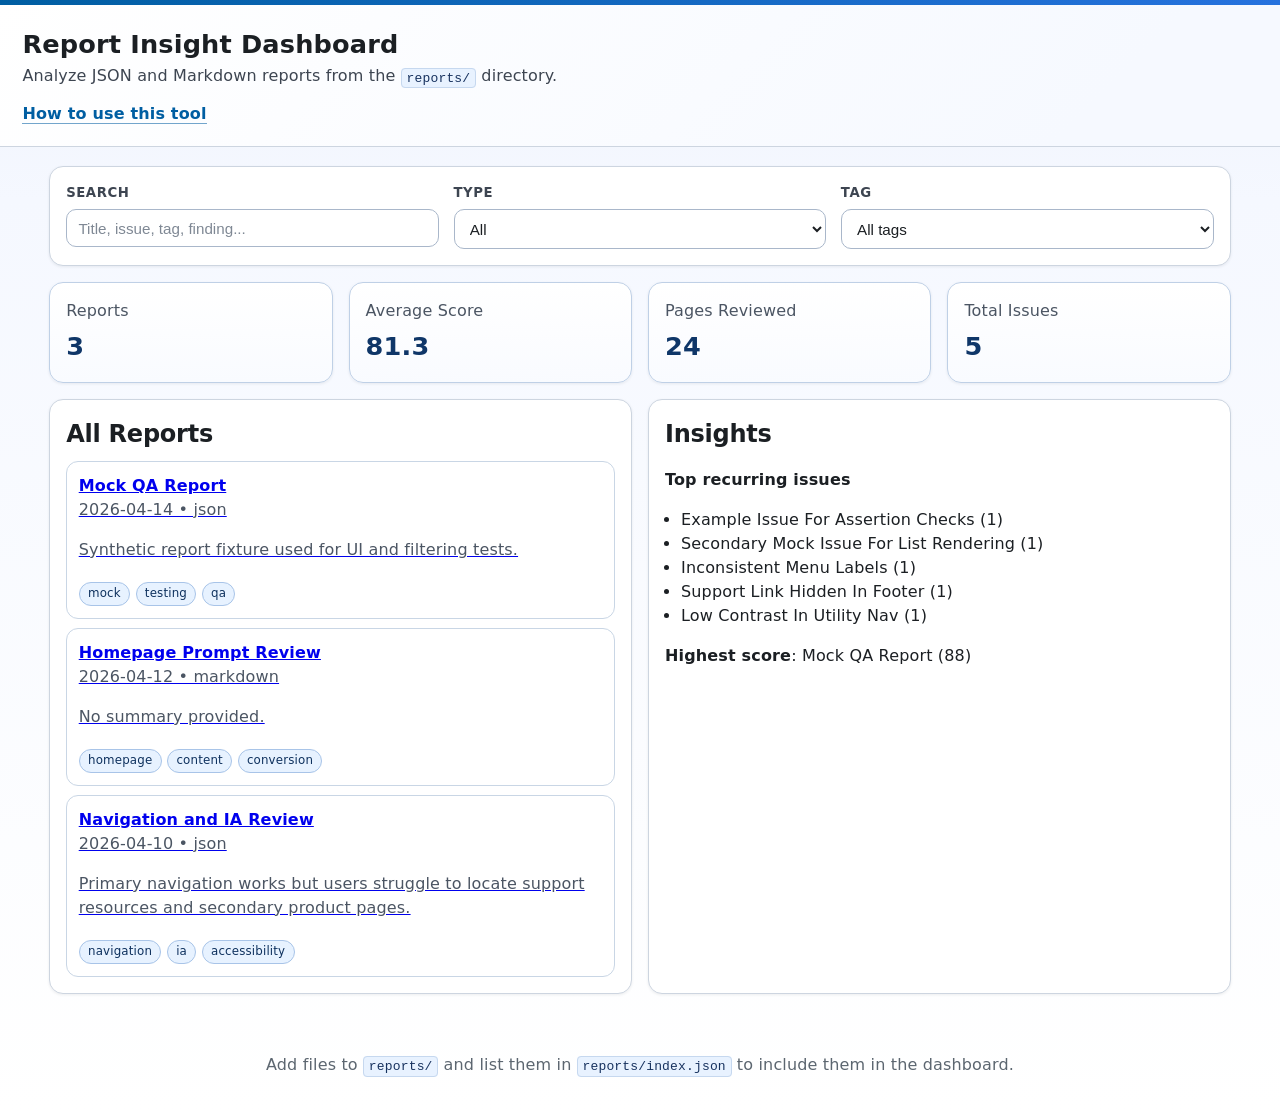
<file: index.html>
<!doctype html>
<html lang="en">
  <head>
    <meta charset="UTF-8" />
    <meta name="viewport" content="width=device-width, initial-scale=1.0" />
    <title>Report Insight Dashboard</title>
    <link rel="stylesheet" href="styles.css" />
  </head>
  <body>
    <header class="topbar">
      <h1>Report Insight Dashboard</h1>
      <p>Analyze JSON and Markdown reports from the <code>reports/</code> directory.</p>
      <nav class="topnav"><a href="how-to.html">How to use this tool</a></nav>
    </header>

    <main>
      <section class="panel controls">
        <div>
          <label for="search">Search</label>
          <input id="search" type="text" placeholder="Title, issue, tag, finding..." />
        </div>
        <div>
          <label for="typeFilter">Type</label>
          <select id="typeFilter">
            <option value="all">All</option>
            <option value="json">JSON</option>
            <option value="markdown">Markdown</option>
          </select>
        </div>
        <div>
          <label for="tagFilter">Tag</label>
          <select id="tagFilter">
            <option value="all">All tags</option>
          </select>
        </div>
      </section>

      <section class="grid metrics" id="metrics"></section>

      <section class="grid details">
        <article class="panel" id="recentPanel">
          <h2>All Reports</h2>
          <ul id="reportList" class="report-list"></ul>
        </article>

        <article class="panel" id="insightPanel">
          <h2>Insights</h2>
          <div id="insights"></div>
        </article>
      </section>
    </main>

    <footer>
      <p>
        Add files to <code>reports/</code> and list them in
        <code>reports/index.json</code> to include them in the dashboard.
      </p>
    </footer>

    <script src="app.js"></script>
  </body>
</html>
</file>
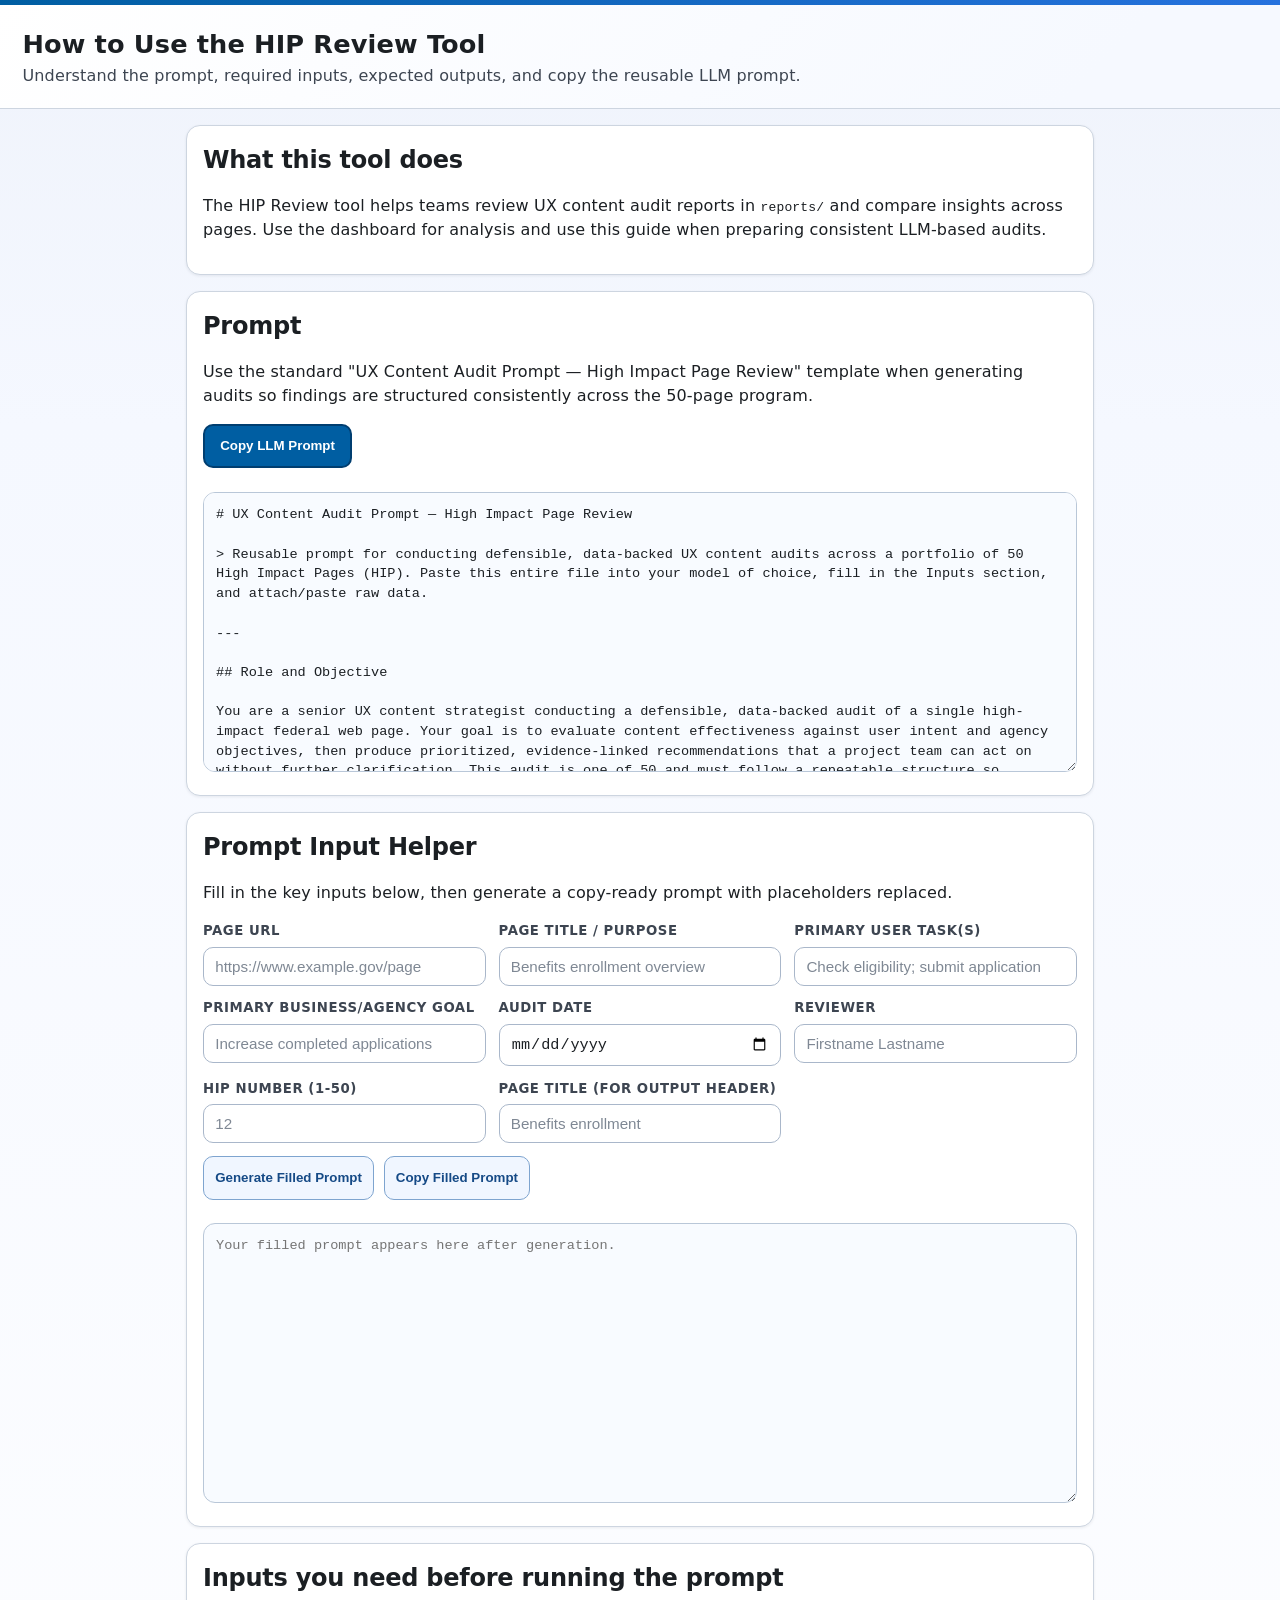
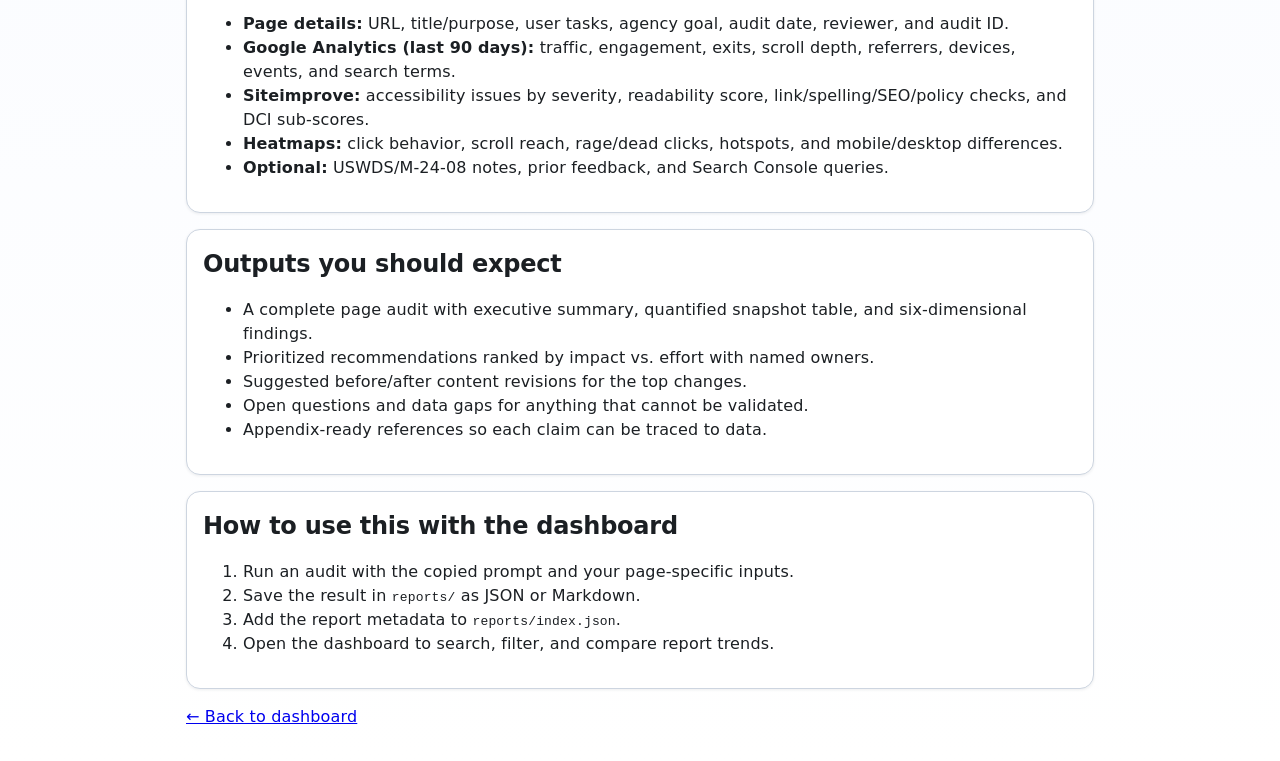
<file: how-to.html>
<!doctype html>
<html lang="en">
  <head>
    <meta charset="UTF-8" />
    <meta name="viewport" content="width=device-width, initial-scale=1.0" />
    <title>How to Use the HIP Review Tool</title>
    <link rel="stylesheet" href="styles.css" />
  </head>
  <body>
    <header class="topbar">
      <h1>How to Use the HIP Review Tool</h1>
      <p>Understand the prompt, required inputs, expected outputs, and copy the reusable LLM prompt.</p>
    </header>

    <main class="guide-main">
      <section class="panel guide-panel">
        <h2>What this tool does</h2>
        <p>
          The HIP Review tool helps teams review UX content audit reports in <code>reports/</code> and compare insights across
          pages. Use the dashboard for analysis and use this guide when preparing consistent LLM-based audits.
        </p>
      </section>

      <section class="panel guide-panel">
        <h2>Prompt</h2>
        <p>
          Use the standard "UX Content Audit Prompt — High Impact Page Review" template when generating audits so findings are
          structured consistently across the 50-page program.
        </p>
        <button id="copyPromptBtn" class="copy-btn" type="button">Copy LLM Prompt</button>
        <p id="copyStatus" class="muted" aria-live="polite"></p>
        <textarea id="promptText" class="prompt-text" readonly></textarea>
      </section>

      <section class="panel guide-panel">
        <h2>Prompt Input Helper</h2>
        <p>Fill in the key inputs below, then generate a copy-ready prompt with placeholders replaced.</p>
        <form id="promptFillForm" class="prompt-form" autocomplete="on">
          <div class="prompt-form-grid">
            <div>
              <label for="fieldPageUrl">Page URL</label>
              <input id="fieldPageUrl" name="page_url" type="url" placeholder="https://www.example.gov/page" />
            </div>
            <div>
              <label for="fieldPageTitle">Page title / purpose</label>
              <input id="fieldPageTitle" name="page_title_and_stated_purpose" type="text" placeholder="Benefits enrollment overview" />
            </div>
            <div>
              <label for="fieldUserTasks">Primary user task(s)</label>
              <input id="fieldUserTasks" name="top_1_to_3_user_jobs" type="text" placeholder="Check eligibility; submit application" />
            </div>
            <div>
              <label for="fieldGoal">Primary business/agency goal</label>
              <input id="fieldGoal" name="conversion_or_outcome" type="text" placeholder="Increase completed applications" />
            </div>
            <div>
              <label for="fieldDate">Audit date</label>
              <input id="fieldDate" name="date" type="date" />
            </div>
            <div>
              <label for="fieldReviewer">Reviewer</label>
              <input id="fieldReviewer" name="reviewer" type="text" placeholder="Firstname Lastname" />
            </div>
            <div>
              <label for="fieldAuditNumber">HIP number (1-50)</label>
              <input id="fieldAuditNumber" name="hip_number" type="number" min="1" max="50" placeholder="12" />
            </div>
            <div>
              <label for="fieldPageShortTitle">Page title (for output header)</label>
              <input id="fieldPageShortTitle" name="page_title" type="text" placeholder="Benefits enrollment" />
            </div>
          </div>
          <div class="prompt-form-actions">
            <button id="generatePromptBtn" type="button">Generate Filled Prompt</button>
            <button id="copyFilledPromptBtn" type="button">Copy Filled Prompt</button>
          </div>
        </form>
        <p id="fillStatus" class="muted" aria-live="polite"></p>
        <textarea id="filledPromptText" class="prompt-text" readonly placeholder="Your filled prompt appears here after generation."></textarea>
      </section>

      <section class="panel guide-panel">
        <h2>Inputs you need before running the prompt</h2>
        <ul>
          <li><strong>Page details:</strong> URL, title/purpose, user tasks, agency goal, audit date, reviewer, and audit ID.</li>
          <li><strong>Google Analytics (last 90 days):</strong> traffic, engagement, exits, scroll depth, referrers, devices, events, and search terms.</li>
          <li><strong>Siteimprove:</strong> accessibility issues by severity, readability score, link/spelling/SEO/policy checks, and DCI sub-scores.</li>
          <li><strong>Heatmaps:</strong> click behavior, scroll reach, rage/dead clicks, hotspots, and mobile/desktop differences.</li>
          <li><strong>Optional:</strong> USWDS/M-24-08 notes, prior feedback, and Search Console queries.</li>
        </ul>
      </section>

      <section class="panel guide-panel">
        <h2>Outputs you should expect</h2>
        <ul>
          <li>A complete page audit with executive summary, quantified snapshot table, and six-dimensional findings.</li>
          <li>Prioritized recommendations ranked by impact vs. effort with named owners.</li>
          <li>Suggested before/after content revisions for the top changes.</li>
          <li>Open questions and data gaps for anything that cannot be validated.</li>
          <li>Appendix-ready references so each claim can be traced to data.</li>
        </ul>
      </section>

      <section class="panel guide-panel">
        <h2>How to use this with the dashboard</h2>
        <ol>
          <li>Run an audit with the copied prompt and your page-specific inputs.</li>
          <li>Save the result in <code>reports/</code> as JSON or Markdown.</li>
          <li>Add the report metadata to <code>reports/index.json</code>.</li>
          <li>Open the dashboard to search, filter, and compare report trends.</li>
        </ol>
      </section>

      <p><a href="index.html">← Back to dashboard</a></p>
    </main>

    <script src="how-to.js"></script>
  </body>
</html>
</file>
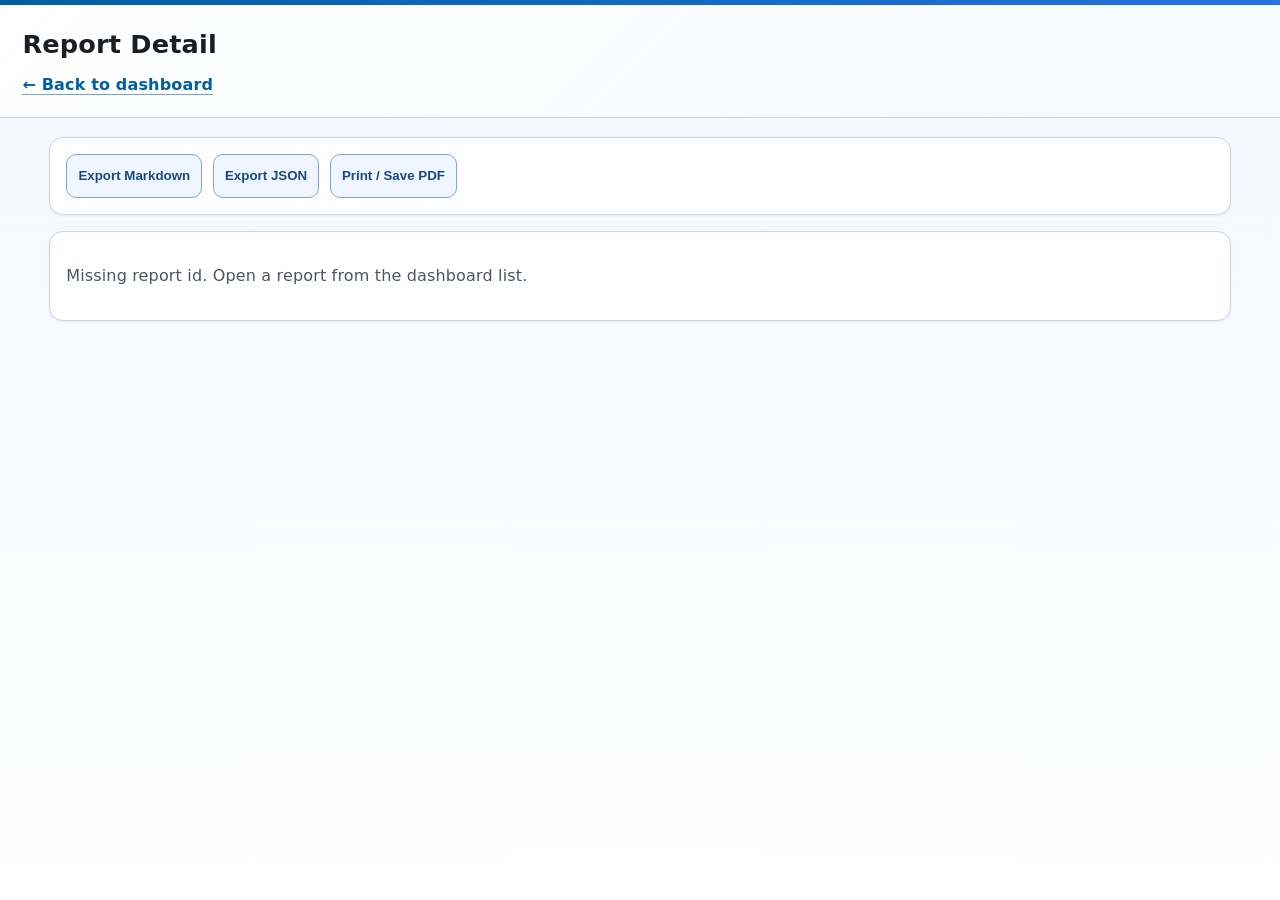
<file: report.html>
<!doctype html>
<html lang="en">
  <head>
    <meta charset="UTF-8" />
    <meta name="viewport" content="width=device-width, initial-scale=1.0" />
    <title>Report Detail</title>
    <link rel="stylesheet" href="styles.css" />
  </head>
  <body>
    <header class="topbar">
      <h1 id="reportTitle">Report Detail</h1>
      <p id="reportMeta" class="muted">Loading report...</p>
      <nav class="topnav"><a href="index.html">← Back to dashboard</a></nav>
    </header>

    <main>
      <section class="panel report-actions">
        <button id="downloadMarkdown" type="button">Export Markdown</button>
        <button id="downloadJson" type="button">Export JSON</button>
        <button id="printReport" type="button">Print / Save PDF</button>
      </section>

      <section class="panel report-content" id="reportContent">
        <p class="muted">Loading report...</p>
      </section>
    </main>

    <script src="report.js"></script>
  </body>
</html>
</file>
<file: styles.css>
:root {
  color-scheme: light;
  --bg-canvas: #f5f8ff;
  --bg-subtle: #eff3fb;
  --surface: #ffffff;
  --surface-subtle: #f9fbff;
  --ink: #1b1f23;
  --ink-subtle: #3d4551;
  --ink-muted: #5c6670;
  --line: #cdd5e0;
  --line-strong: #7f95b5;
  --brand: #005ea2;
  --brand-dark: #004b84;
  --brand-soft: #dfefff;
  --focus: #2491ff;
  --success: #008659;
  --radius-lg: 14px;
  --radius-md: 10px;
  --shadow-sm: 0 1px 3px rgba(27, 39, 51, 0.08);
  --shadow-md: 0 10px 28px rgba(27, 39, 51, 0.1);
}

* {
  box-sizing: border-box;
}

html,
body {
  min-height: 100%;
}

body {
  margin: 0;
  font-family: "Public Sans", "Source Sans Pro", ui-sans-serif, system-ui, -apple-system, Segoe UI, Roboto, Arial, sans-serif;
  color: var(--ink);
  background: linear-gradient(180deg, var(--bg-subtle) 0%, var(--bg-canvas) 18%, #ffffff 100%);
  letter-spacing: 0.01em;
  line-height: 1.5;
}

.topbar {
  position: relative;
  padding: 1.8rem 1.4rem 1.25rem;
  border-bottom: 1px solid var(--line);
  background: linear-gradient(135deg, #ffffff 0%, #f6f9ff 84%);
}

.topbar::before {
  content: "";
  position: absolute;
  inset: 0 0 auto;
  height: 5px;
  background: linear-gradient(90deg, var(--brand), #2672de);
}

.topbar h1 {
  margin: 0 0 0.3rem;
  font-size: clamp(1.4rem, 2vw, 1.95rem);
  line-height: 1.2;
}

.topbar p {
  margin: 0;
  color: var(--ink-subtle);
}

.topbar code,
footer code {
  color: #17325f;
  background: #e8f2ff;
  border: 1px solid #c6d8ef;
  border-radius: 4px;
  padding: 0.1rem 0.3rem;
}

main {
  max-width: 1220px;
  margin: 0 auto;
  padding: 1.2rem;
}

.panel {
  border-radius: var(--radius-lg);
  border: 1px solid var(--line);
  background: var(--surface);
  box-shadow: var(--shadow-sm);
  padding: 1rem;
}

.controls {
  display: grid;
  grid-template-columns: repeat(auto-fit, minmax(200px, 1fr));
  gap: 0.9rem;
  margin-bottom: 1rem;
}

label {
  display: block;
  margin-bottom: 0.35rem;
  color: var(--ink-subtle);
  font-size: 0.83rem;
  font-weight: 700;
  text-transform: uppercase;
  letter-spacing: 0.04em;
}

input,
select,
textarea {
  width: 100%;
  border: 1px solid #a9b7ca;
  border-radius: var(--radius-md);
  padding: 0.62rem 0.7rem;
  font-size: 0.95rem;
  color: var(--ink);
  background: #fff;
  transition: border-color 120ms ease, box-shadow 120ms ease;
}

input::placeholder {
  color: #7f8894;
}

input:focus,
select:focus,
textarea:focus {
  outline: 2px solid transparent;
  border-color: var(--focus);
  box-shadow: 0 0 0 3px rgba(36, 145, 255, 0.28);
}

.grid {
  display: grid;
  gap: 1rem;
}

.metrics {
  grid-template-columns: repeat(auto-fit, minmax(200px, 1fr));
  margin-bottom: 1rem;
}

.metric {
  position: relative;
  border: 1px solid #bfd0e6;
  background: linear-gradient(180deg, #ffffff 0%, var(--surface-subtle) 100%);
}

.metric strong {
  display: block;
  margin-top: 0.25rem;
  color: #0f3668;
  font-size: clamp(1.25rem, 2vw, 1.68rem);
}

.details {
  grid-template-columns: 1fr 1fr;
  margin-bottom: 1rem;
}

h2 {
  margin-top: 0;
  margin-bottom: 0.6rem;
  letter-spacing: -0.01em;
}

.report-list {
  list-style: none;
  padding: 0;
  margin: 0;
  display: grid;
  gap: 0.6rem;
}

.report-item {
  border: 1px solid #c9d6e5;
  border-radius: 12px;
  padding: 0.72rem;
  cursor: pointer;
  background: #fff;
  transition: transform 140ms ease, border-color 140ms ease, box-shadow 140ms ease;
}

.report-item:hover,
.report-item:focus-within {
  transform: translateY(-1px);
  border-color: #7fa9d8;
  box-shadow: 0 8px 20px rgba(20, 48, 80, 0.12);
}

.badge {
  display: inline-block;
  border-radius: 999px;
  padding: 0.15rem 0.52rem;
  margin-right: 0.34rem;
  margin-top: 0.24rem;
  font-size: 0.74rem;
  color: #0e315e;
  border: 1px solid #a8c4e8;
  background: #e7f2ff;
}

.preview {
  max-height: 460px;
  overflow: auto;
  white-space: pre-wrap;
  line-height: 1.5;
  font-family: ui-monospace, SFMono-Regular, Menlo, Monaco, Consolas, monospace;
  background: #f9fbff;
  border: 1px solid #cfd8e3;
  border-radius: 12px;
  padding: 0.9rem;
}

.muted {
  color: #4b5563;
}

.insight-list {
  margin: 0.45rem 0 0;
  padding-left: 1rem;
}

footer {
  text-align: center;
  color: var(--ink-muted);
  padding: 0.5rem 0.9rem 1.2rem;
}

.topnav {
  margin-top: 0.85rem;
}

.topnav a {
  color: var(--brand);
  text-decoration: none;
  border-bottom: 1px solid rgba(0, 94, 162, 0.55);
  font-weight: 700;
}

.topnav a:hover {
  color: var(--brand-dark);
  border-bottom-color: var(--brand-dark);
}

.guide-main {
  padding: 1rem;
  max-width: 940px;
  margin: 0 auto;
}

.guide-panel {
  margin-bottom: 1rem;
}

.prompt-text {
  min-height: 280px;
  margin-top: 0.5rem;
  font-family: ui-monospace, SFMono-Regular, Menlo, Monaco, Consolas, monospace;
  font-size: 0.85rem;
  line-height: 1.45;
  border-radius: 12px;
  border: 1px solid #b9c7d8;
  background: #f8fbff;
  color: var(--ink);
  padding: 0.75rem;
}

.copy-btn {
  background: var(--brand);
  border: 2px solid #003e70;
  color: #fff;
  border-radius: 10px;
  min-height: 44px;
  padding: 0.56rem 0.95rem;
  cursor: pointer;
  font-weight: 700;
  line-height: 1.2;
  transition: background-color 120ms ease, border-color 120ms ease, box-shadow 120ms ease;
}

.copy-btn:hover {
  background: #004b84;
  border-color: #00345f;
}

.copy-btn:disabled {
  cursor: not-allowed;
  opacity: 0.55;
}

.copy-btn:focus-visible,
button:focus-visible,
.link-button:focus-visible,
a:focus-visible {
  outline: 3px solid var(--focus);
  outline-offset: 2px;
  box-shadow: none;
}

@media (max-width: 880px) {
  .details {
    grid-template-columns: 1fr;
  }
}

.viewer-heading {
  display: flex;
  align-items: center;
  justify-content: space-between;
  gap: 0.8rem;
  margin-bottom: 0.6rem;
}

.viewer-heading h2 {
  margin-bottom: 0;
}

.link-button,
button {
  display: inline-block;
  border: 1px solid #7ea4cf;
  background: #f0f6ff;
  color: #154a86;
  border-radius: 10px;
  text-decoration: none;
  padding: 0.45rem 0.7rem;
  font-weight: 700;
  cursor: pointer;
  min-height: 44px;
  line-height: 1.2;
}

button:hover,
.link-button:hover {
  background: #e5f0ff;
}

.link-button[aria-disabled="true"] {
  pointer-events: none;
  opacity: 0.55;
}

.viewer-note {
  background: linear-gradient(180deg, #ffffff, #f8fbff);
}

.viewer-note p {
  margin-bottom: 0;
}

.report-actions {
  display: flex;
  flex-wrap: wrap;
  gap: 0.65rem;
  margin-bottom: 1rem;
}

.report-content .report-section + .report-section {
  margin-top: 1.1rem;
}

.report-content h2 {
  margin-bottom: 0.55rem;
}

@media (max-width: 900px) {
  .viewer-heading {
    flex-direction: column;
    align-items: flex-start;
  }
}

.prompt-form {
  margin-top: 0.4rem;
}

.prompt-form-grid {
  display: grid;
  grid-template-columns: repeat(auto-fit, minmax(220px, 1fr));
  gap: 0.8rem;
}

.prompt-form-actions {
  display: flex;
  flex-wrap: wrap;
  gap: 0.6rem;
  margin-top: 0.85rem;
}

#filledPromptText {
  margin-top: 0.4rem;
}
</file>
